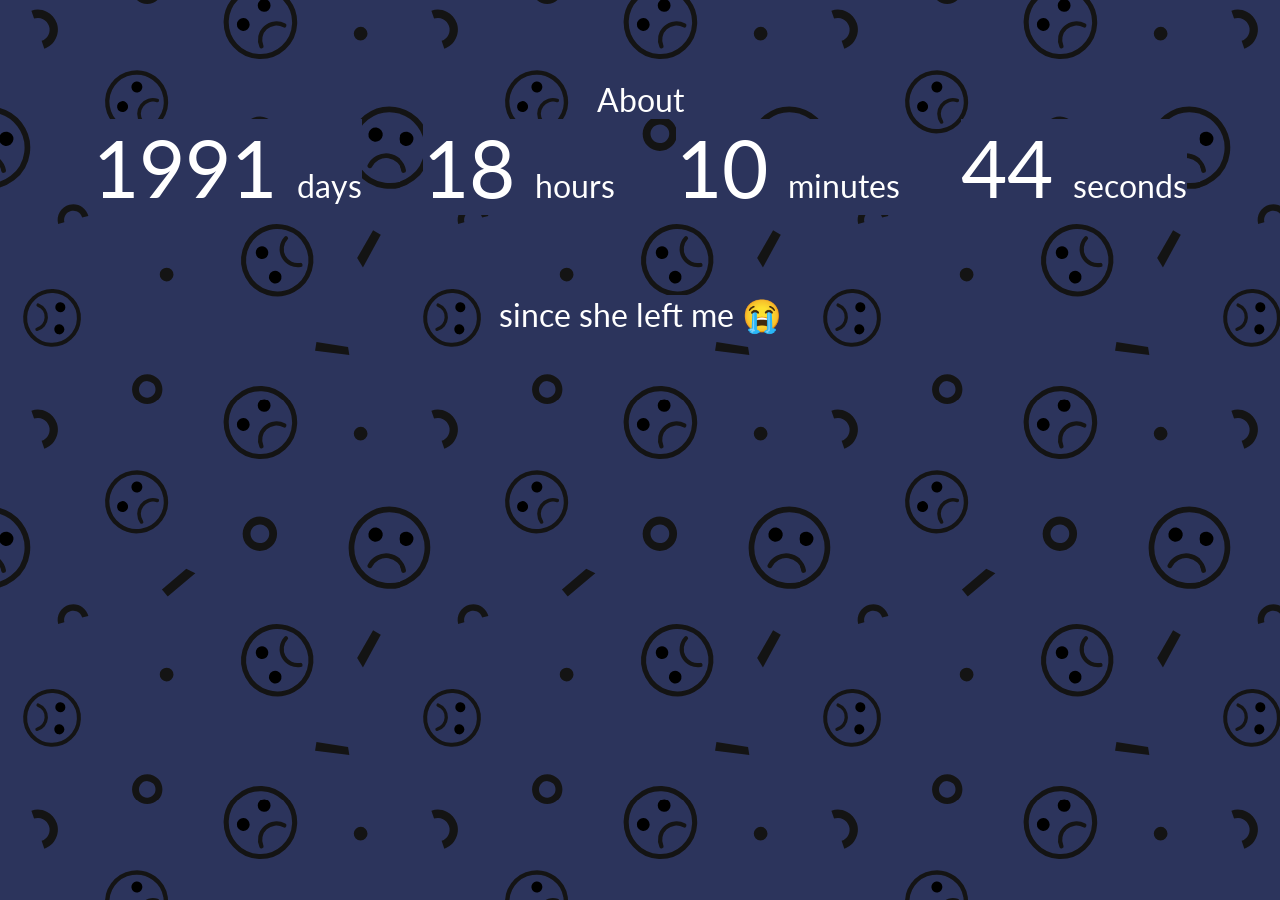
<file: index.html>
<!DOCTYPE html>

<html>
    <head>
        <title>😭😭😭</title>
         <meta name="viewport" content="width=device-width, initial-scale=1.0">

        <link href="https://fonts.googleapis.com/css2?family=Lato:wght@300&display=swap" rel="stylesheet" />

        <!-- <link rel="stylesheet" href="odometer-theme-default.css" />
        <script>
        window.odometerOptions = {
            auto: true, // Don't automatically initialize everything with class 'odometer'
            selector: '.odometer', // Change the selector used to automatically find things to be animated
            duration: 900, // Change how long the javascript expects the CSS animation to take
            minIntegerLen: 2,
            theme: 'default',
        };
    </script>
        <script src="odometer.min.js"></script> -->
    </head>

    <body>
        <span id="subtext">About</span>
        <div id="countdown">
            <div class="timer">
                <span class="odometer" id="days"></span>
                <span class="smallText">days</span>
            </div>
            <div class="timer">
                <span class="odometer" id="hours"></span>
                <span class="smallText">hours</span>
            </div>
            <div class="timer">
                <span class="odometer" id="minutes"></span>
                <span class="smallText">minutes</span>
            </div>
            <div class="timer">
                <span class="odometer" id="seconds"></span>
                <span class="smallText">seconds</span>
            </div>

        </div>
        <span id="subtext">since she left me 😭</span>
    </body>
</html>

<script type="text/javascript">
    const arrival_date = 'June 21 2021 23:00:00 GMT-0400';

    function getTimeRemaining(endtime) {
      const total = Date.parse(new Date()) - Date.parse(endtime);
      const seconds = Math.floor( (total/1000) % 60 );
      const minutes = Math.floor( (total/1000/60) % 60 );
      const hours = Math.floor( (total/(1000*60*60)) % 24 );
      const days = Math.floor( total/(1000*60*60*24) );

      return {
        total,
        days,
        hours,
        minutes,
        seconds
      };
    }

    function initializeClock(id, endtime) {
      const clock = document.getElementById(id);
      const daysSpan = clock.querySelector('#days');
      const hoursSpan = clock.querySelector('#hours');
      const minutesSpan = clock.querySelector('#minutes');
      const secondsSpan = clock.querySelector('#seconds');

      function updateClock(){
          const t = getTimeRemaining(endtime);
          if (t.total <= 0) {
              clearInterval(timeinterval);
              document.getElementById("countdown").innerHTML = "<span style='background-color: #ee5577; text-align: center;'>We're together again! 🥳</span>"
              document.getElementById("subtext").remove()
          }

          daysSpan.innerHTML = t.days;
          hoursSpan.innerHTML = t.hours;
          minutesSpan.innerHTML = t.minutes;
          secondsSpan.innerHTML = t.seconds;
        }

        updateClock(); // run function once at first to avoid delay
        var timeinterval = setInterval(updateClock,1000);
    }

    initializeClock("countdown", arrival_date)
</script>

<style>
    html {
        background-color: #2c345c; /* #ee5577; */
        background-image: url("bg-sad.svg");
        background-size: 400px;
        font-family: 'Lato', sans-serif;
        color: white;
    }
    body {
        margin: 0px;
        padding: 2em;
        padding-top: 5em;
        display: flex;
        flex-direction: column;
        justify-content: center;

        align-items: center;
    }
    #countdown {
        width: 100%;
        margin: auto;
        margin-bottom: 1em;
        font-size: 5em;
        display: flex;
        flex-direction: row;
        justify-content: space-evenly;
    }
    .timer, #subtext {
        background-color: #2c345c;
    }

    .smallText {
        font-size: 0.4em;
    }

    #subtext {
        font-size: 2em;
    }

    @media only screen and (max-width: 640px) {

      #countdown {
          flex-direction: column;
          align-items: first baseline;
          width: auto;
      }

      .timer {
          width: auto;
      }

}
</style>
</file>
<file: odometer-theme-default.css>
.odometer.odometer-auto-theme, .odometer.odometer-theme-default {
  display: inline-block;
  vertical-align: middle;
  *vertical-align: auto;
  *zoom: 1;
  *display: inline;
  position: relative;
}
.odometer.odometer-auto-theme .odometer-digit, .odometer.odometer-theme-default .odometer-digit {
  display: inline-block;
  vertical-align: middle;
  *vertical-align: auto;
  *zoom: 1;
  *display: inline;
  position: relative;
}
.odometer.odometer-auto-theme .odometer-digit .odometer-digit-spacer, .odometer.odometer-theme-default .odometer-digit .odometer-digit-spacer {
  display: inline-block;
  vertical-align: middle;
  *vertical-align: auto;
  *zoom: 1;
  *display: inline;
  visibility: hidden;
}
.odometer.odometer-auto-theme .odometer-digit .odometer-digit-inner, .odometer.odometer-theme-default .odometer-digit .odometer-digit-inner {
  text-align: left;
  display: block;
  position: absolute;
  top: 0;
  left: 0;
  right: 0;
  bottom: 0;
  overflow: hidden;
}
.odometer.odometer-auto-theme .odometer-digit .odometer-ribbon, .odometer.odometer-theme-default .odometer-digit .odometer-ribbon {
  display: block;
}
.odometer.odometer-auto-theme .odometer-digit .odometer-ribbon-inner, .odometer.odometer-theme-default .odometer-digit .odometer-ribbon-inner {
  display: block;
  -webkit-backface-visibility: hidden;
}
.odometer.odometer-auto-theme .odometer-digit .odometer-value, .odometer.odometer-theme-default .odometer-digit .odometer-value {
  display: block;
  -webkit-transform: translateZ(0);
}
.odometer.odometer-auto-theme .odometer-digit .odometer-value.odometer-last-value, .odometer.odometer-theme-default .odometer-digit .odometer-value.odometer-last-value {
  position: absolute;
}
.odometer.odometer-auto-theme.odometer-animating-up .odometer-ribbon-inner, .odometer.odometer-theme-default.odometer-animating-up .odometer-ribbon-inner {
  -webkit-transition: -webkit-transform 0.9s;
  -moz-transition: -moz-transform 0.9s;
  -ms-transition: -ms-transform 0.9s;
  -o-transition: -o-transform 0.9s;
  transition: transform 0.9s;
}
.odometer.odometer-auto-theme.odometer-animating-up.odometer-animating .odometer-ribbon-inner, .odometer.odometer-theme-default.odometer-animating-up.odometer-animating .odometer-ribbon-inner {
  -webkit-transform: translateY(-100%);
  -moz-transform: translateY(-100%);
  -ms-transform: translateY(-100%);
  -o-transform: translateY(-100%);
  transform: translateY(100%);
}
.odometer.odometer-auto-theme.odometer-animating-down .odometer-ribbon-inner, .odometer.odometer-theme-default.odometer-animating-down .odometer-ribbon-inner {
  -webkit-transform: translateY(-100%);
  -moz-transform: translateY(-100%);
  -ms-transform: translateY(-100%);
  -o-transform: translateY(-100%);
  transform: translateY(-100%);
}
.odometer.odometer-auto-theme.odometer-animating-down.odometer-animating .odometer-ribbon-inner, .odometer.odometer-theme-default.odometer-animating-down.odometer-animating .odometer-ribbon-inner {
  -webkit-transition: -webkit-transform 0.9s;
  -moz-transition: -moz-transform 0.9s;
  -ms-transition: -ms-transform 0.9s;
  -o-transition: -o-transform 0.9s;
  transition: transform 0.9s;
  -webkit-transform: translateY(0);
  -moz-transform: translateY(0);
  -ms-transform: translateY(0);
  -o-transform: translateY(0);
  transform: translateY(0);
}

.odometer.odometer-auto-theme, .odometer.odometer-theme-default {
  /* font-family: "Helvetica Neue", sans-serif;
  line-height: 1.1em; */
}
.odometer.odometer-auto-theme .odometer-value, .odometer.odometer-theme-default .odometer-value {
  /* text-align: center; */
}
</file>
